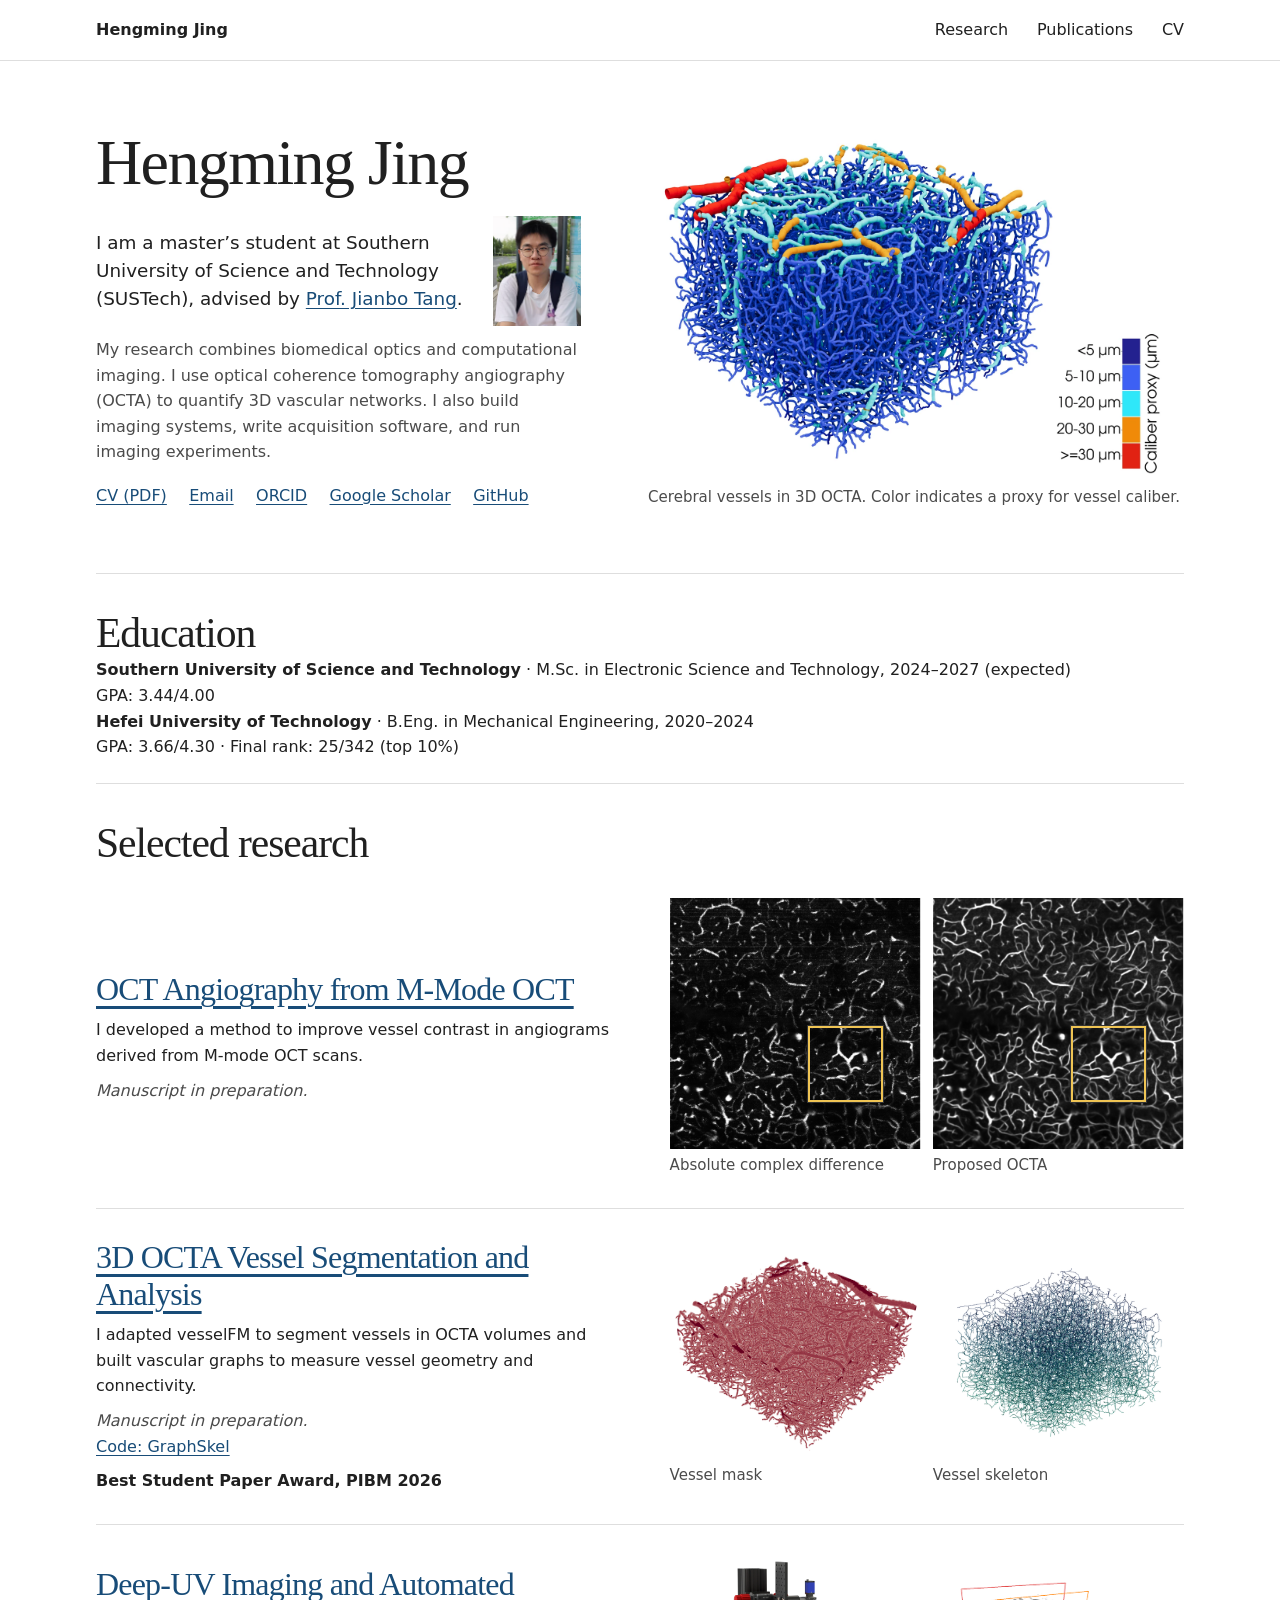
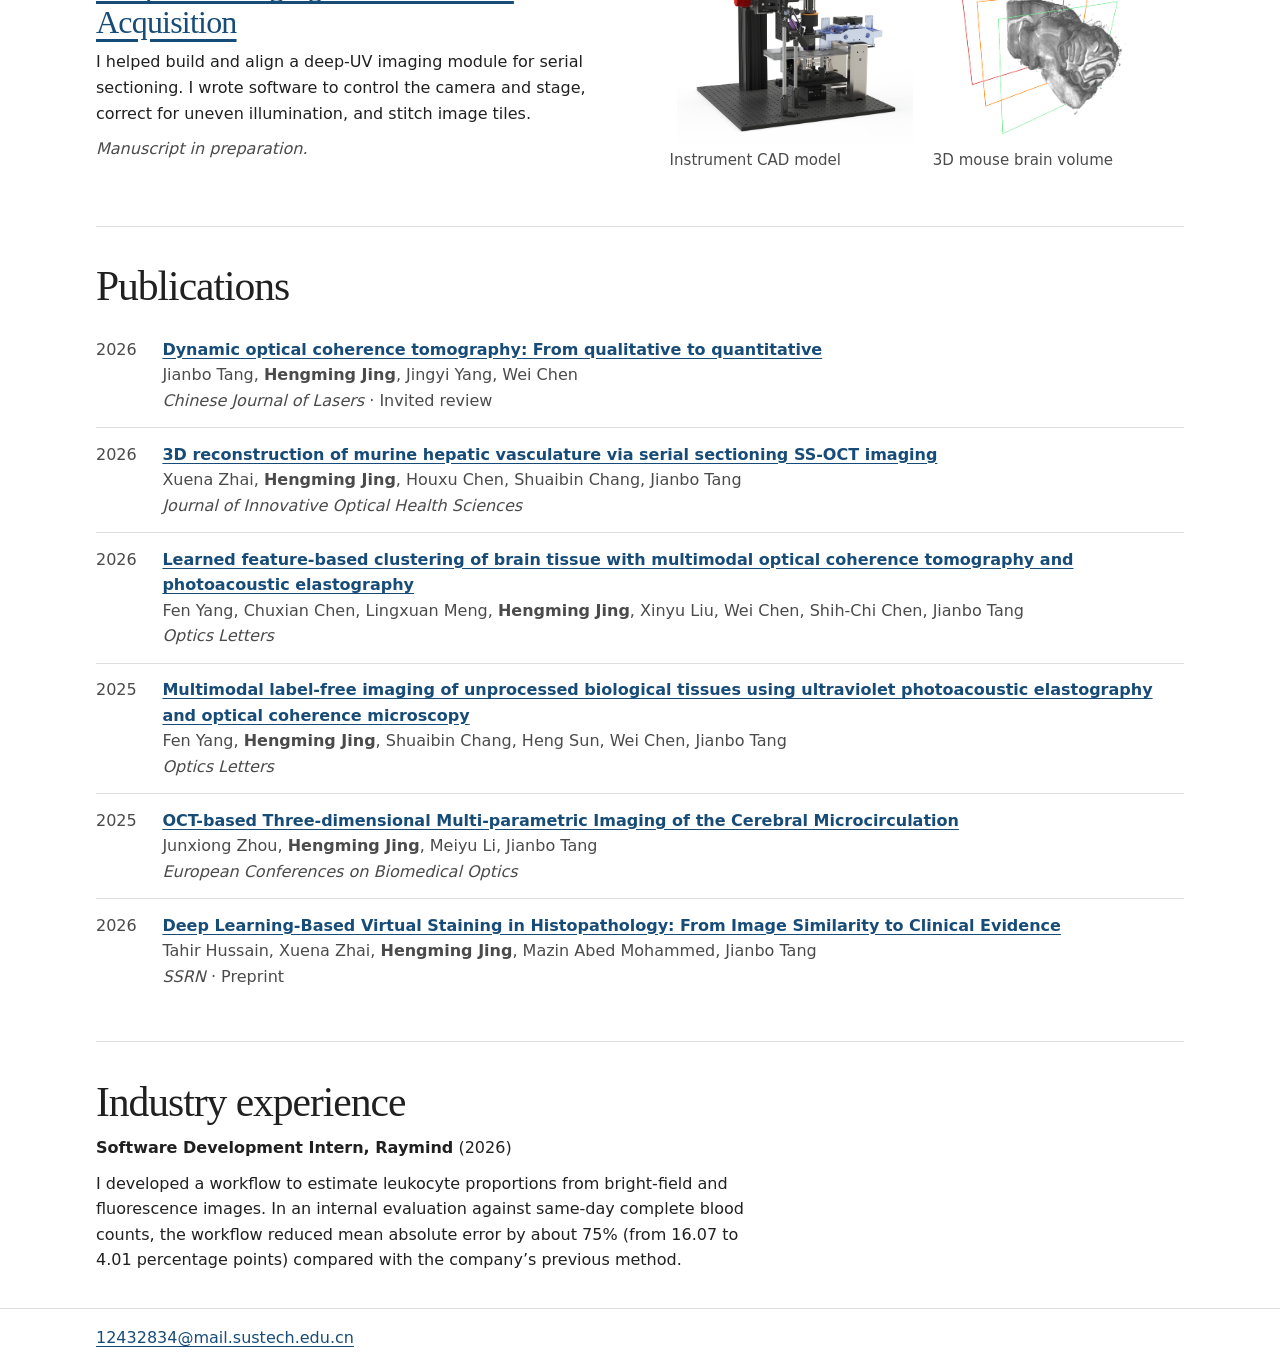
<file: index.html>
<!doctype html>
<html lang="en">
<head>
  <meta charset="utf-8">
  <meta name="robots" content="index, follow">
  <link rel="canonical" href="https://sprith-j.github.io/">
  <meta name="viewport" content="width=device-width, initial-scale=1">
  <meta name="description" content="Hengming Jing's research at SUSTech on OCT angiography, 3D vascular analysis, and deep-UV microscopy.">
  <title>Hengming Jing | Optical and Computational Imaging</title>
  <link rel="stylesheet" href="style.css">
</head>
<body>
  <a class="skip-link" href="#main">Skip to content</a>
  <header class="site-header">
    <nav class="shell top-nav" aria-label="Main navigation">
      <a class="wordmark" href="index.html">Hengming Jing</a>
      <div class="nav-links">
        <a href="#research">Research</a>
        <a href="#publications">Publications</a>
        <a href="assets/Hengming_Jing_CV.pdf?v=20261115">CV</a>
      </div>
    </nav>
  </header>

  <main id="main" class="shell">
    <section class="hero" aria-labelledby="profile-title">
      <div class="hero-copy">
        <h1 id="profile-title">Hengming Jing</h1>
        <div class="profile-intro">
          <p class="lead">I am a master’s student at Southern University of Science and Technology (SUSTech), advised by <a href="https://www.sustech.edu.cn/en/faculties/tangjianbo.html">Prof. Jianbo Tang</a>.</p>
          <img class="portrait" src="assets/hengming-jing-portrait.webp" width="720" height="900" alt="Portrait of Hengming Jing">
        </div>
        <p class="bio">My research combines biomedical optics and computational imaging. I use optical coherence tomography angiography (OCTA) to quantify 3D vascular networks. I also build imaging systems, write acquisition software, and run imaging experiments.</p>
        <div class="actions">
          <a href="assets/Hengming_Jing_CV.pdf?v=20261115">CV (PDF)</a>
          <a href="mailto:12432834@mail.sustech.edu.cn">Email</a>
          <a href="https://orcid.org/0009-0000-3349-6442" rel="me">ORCID</a>
          <a href="https://scholar.google.com/citations?user=UTD3N0gAAAAJ&amp;hl=en" rel="me">Google Scholar</a>
          <a href="https://github.com/Sprith-J" rel="me">GitHub</a>
        </div>
      </div>

      <figure class="hero-figure">
        <a class="image-link" href="projects/octa-vessels.html" aria-label="Explore the 3D OCTA vessel analysis project">
          <img src="assets/vascular-network-upright.webp" width="1380" height="916" fetchpriority="high" alt="3D OCTA rendering of cerebral vessels, with larger vessels above finer branches.">
        </a>
        <figcaption>Cerebral vessels in 3D OCTA. Color indicates a proxy for vessel caliber.</figcaption>
      </figure>
    </section>

    <section id="education" class="section" aria-labelledby="education-title">
      <h2 id="education-title">Education</h2>
      <p><strong>Southern University of Science and Technology</strong> · M.Sc. in Electronic Science and Technology, 2024–2027 (expected)<br>GPA: 3.44/4.00</p>
      <p><strong>Hefei University of Technology</strong> · B.Eng. in Mechanical Engineering, 2020–2024<br>GPA: 3.66/4.30 · Final rank: 25/342 (top 10%)</p>
    </section>

    <section id="research" class="section" aria-labelledby="research-title">
      <h2 id="research-title">Selected research</h2>

      <article class="project-row">
        <div class="project-copy">
          <h3><a href="projects/mmode-octa.html">OCT Angiography from M-Mode OCT</a></h3>
          <p>I developed a method to improve vessel contrast in angiograms derived from M-mode OCT scans.</p>
          <p class="project-status">Manuscript in preparation.</p>
        </div>
        <div class="preview-pair" role="group" aria-label="Two OCT angiograms from the same M-mode data">
          <figure>
            <a class="roi-field" href="projects/mmode-octa.html#comparison" aria-label="See the enlarged region in the baseline angiogram">
              <img src="assets/mmode-analytical.webp" width="640" height="640" loading="lazy" alt="Baseline angiogram computed by absolute complex difference.">
            </a>
            <figcaption>Absolute complex difference</figcaption>
          </figure>
          <figure>
            <a class="roi-field" href="projects/mmode-octa.html#comparison" aria-label="See the enlarged region in the proposed angiogram">
              <img src="assets/mmode-updated.webp" width="640" height="640" loading="lazy" alt="Proposed angiogram of the same field, showing fine vessel branches.">
            </a>
            <figcaption>Proposed OCTA</figcaption>
          </figure>
        </div>
      </article>

      <article class="project-row">
        <div class="project-copy">
          <h3><a href="projects/octa-vessels.html">3D OCTA Vessel Segmentation and Analysis</a></h3>
          <p>I adapted vesselFM to segment vessels in OCTA volumes and built vascular graphs to measure vessel geometry and connectivity.</p>
          <p class="project-status">Manuscript in preparation.</p>
          <p><a href="https://github.com/Sprith-J/GraphSkel">Code: GraphSkel</a></p>
          <p class="award">Best Student Paper Award, PIBM 2026</p>
        </div>
        <div class="preview-pair preview-pair--vessels" role="group" aria-label="Vessel mask and extracted skeleton">
          <figure>
            <img src="assets/octa-mask.webp" width="583" height="479" loading="lazy" alt="Maroon segmented vessels rendered as a volume.">
            <figcaption>Vessel mask</figcaption>
          </figure>
          <figure>
            <img src="assets/octa-skeleton.webp" width="600" height="600" loading="lazy" alt="Thin vessel centerlines extracted from the segmentation.">
            <figcaption>Vessel skeleton</figcaption>
          </figure>
        </div>
      </article>

      <article class="project-row">
        <div class="project-copy">
          <h3><a href="projects/deep-uv.html">Deep-UV Imaging and Automated Acquisition</a></h3>
          <p>I helped build and align a deep-UV imaging module for serial sectioning. I wrote software to control the camera and stage, correct for uneven illumination, and stitch image tiles.</p>
          <p class="project-status">Manuscript in preparation.</p>
        </div>
        <div class="preview-pair preview-pair--uv" role="group" aria-label="Deep-UV instrument and mouse brain volume">
          <figure>
            <a class="image-link" href="projects/deep-uv.html#instrument" aria-label="See the deep-UV instrument">
              <img src="assets/deep-uv-cad.webp" width="1350" height="1080" loading="lazy" alt="CAD rendering of the deep-UV imaging and serial-sectioning instrument.">
            </a>
            <figcaption>Instrument CAD model</figcaption>
          </figure>
          <figure>
            <a class="image-link" href="projects/deep-uv.html#volume" aria-label="See the mouse brain volume">
              <img src="assets/deep-uv-volume.png" width="1233" height="881" loading="lazy" alt="Mouse brain volume from serial deep-UV images, with three section planes outlined.">
            </a>
            <figcaption>3D mouse brain volume</figcaption>
          </figure>
        </div>
      </article>

    </section>

    <section id="publications" class="section publications" aria-labelledby="publications-title">
      <h2 id="publications-title">Publications</h2>
      <ol class="publication-list">
        <li>
          <time datetime="2026">2026</time>
          <div>
            <a href="https://doi.org/10.3788/CJL251544">Dynamic optical coherence tomography: From qualitative to quantitative</a>
            <p>Jianbo Tang, <strong>Hengming Jing</strong>, Jingyi Yang, Wei Chen</p>
            <p><cite>Chinese Journal of Lasers</cite> · Invited review</p>
          </div>
        </li>
        <li>
          <time datetime="2026">2026</time>
          <div>
            <a href="https://doi.org/10.1142/S1793545826500069">3D reconstruction of murine hepatic vasculature via serial sectioning SS-OCT imaging</a>
            <p>Xuena Zhai, <strong>Hengming Jing</strong>, Houxu Chen, Shuaibin Chang, Jianbo Tang</p>
            <p><cite>Journal of Innovative Optical Health Sciences</cite></p>
          </div>
        </li>
        <li>
          <time datetime="2026">2026</time>
          <div>
            <a href="https://opg.optica.org/ol/abstract.cfm?uri=ol-51-3-796">Learned feature-based clustering of brain tissue with multimodal optical coherence tomography and photoacoustic elastography</a>
            <p>Fen Yang, Chuxian Chen, Lingxuan Meng, <strong>Hengming Jing</strong>, Xinyu Liu, Wei Chen, Shih-Chi Chen, Jianbo Tang</p>
            <p><cite>Optics Letters</cite></p>
          </div>
        </li>
        <li>
          <time datetime="2025">2025</time>
          <div>
            <a href="https://opg.optica.org/ol/abstract.cfm?uri=ol-50-16-5010">Multimodal label-free imaging of unprocessed biological tissues using ultraviolet photoacoustic elastography and optical coherence microscopy</a>
            <p>Fen Yang, <strong>Hengming Jing</strong>, Shuaibin Chang, Heng Sun, Wei Chen, Jianbo Tang</p>
            <p><cite>Optics Letters</cite></p>
          </div>
        </li>
        <li>
          <time datetime="2025">2025</time>
          <div>
            <a href="https://opg.optica.org/abstract.cfm?uri=ecbo-2025-M1C.2">OCT-based Three-dimensional Multi-parametric Imaging of the Cerebral Microcirculation</a>
            <p>Junxiong Zhou, <strong>Hengming Jing</strong>, Meiyu Li, Jianbo Tang</p>
            <p><cite>European Conferences on Biomedical Optics</cite></p>
          </div>
        </li>
        <li>
          <time datetime="2026">2026</time>
          <div>
            <a href="https://doi.org/10.2139/ssrn.7643703">Deep Learning-Based Virtual Staining in Histopathology: From Image Similarity to Clinical Evidence</a>
            <p>Tahir Hussain, Xuena Zhai, <strong>Hengming Jing</strong>, Mazin Abed Mohammed, Jianbo Tang</p>
            <p><cite>SSRN</cite> · Preprint</p>
          </div>
        </li>
      </ol>
    </section>

    <section id="experience" class="section experience" aria-labelledby="experience-title">
      <h2 id="experience-title">Industry experience</h2>
      <p><strong>Software Development Intern, Raymind</strong> (2026)</p>
      <p>I developed a workflow to estimate leukocyte proportions from bright-field and fluorescence images. In an internal evaluation against same-day complete blood counts, the workflow reduced mean absolute error by about 75% (from 16.07 to 4.01 percentage points) compared with the company’s previous method.</p>
    </section>
  </main>

  <footer class="site-footer">
    <div class="shell">
      <a href="mailto:12432834@mail.sustech.edu.cn">12432834@mail.sustech.edu.cn</a>
    </div>
  </footer>
</body>
</html>
</file>
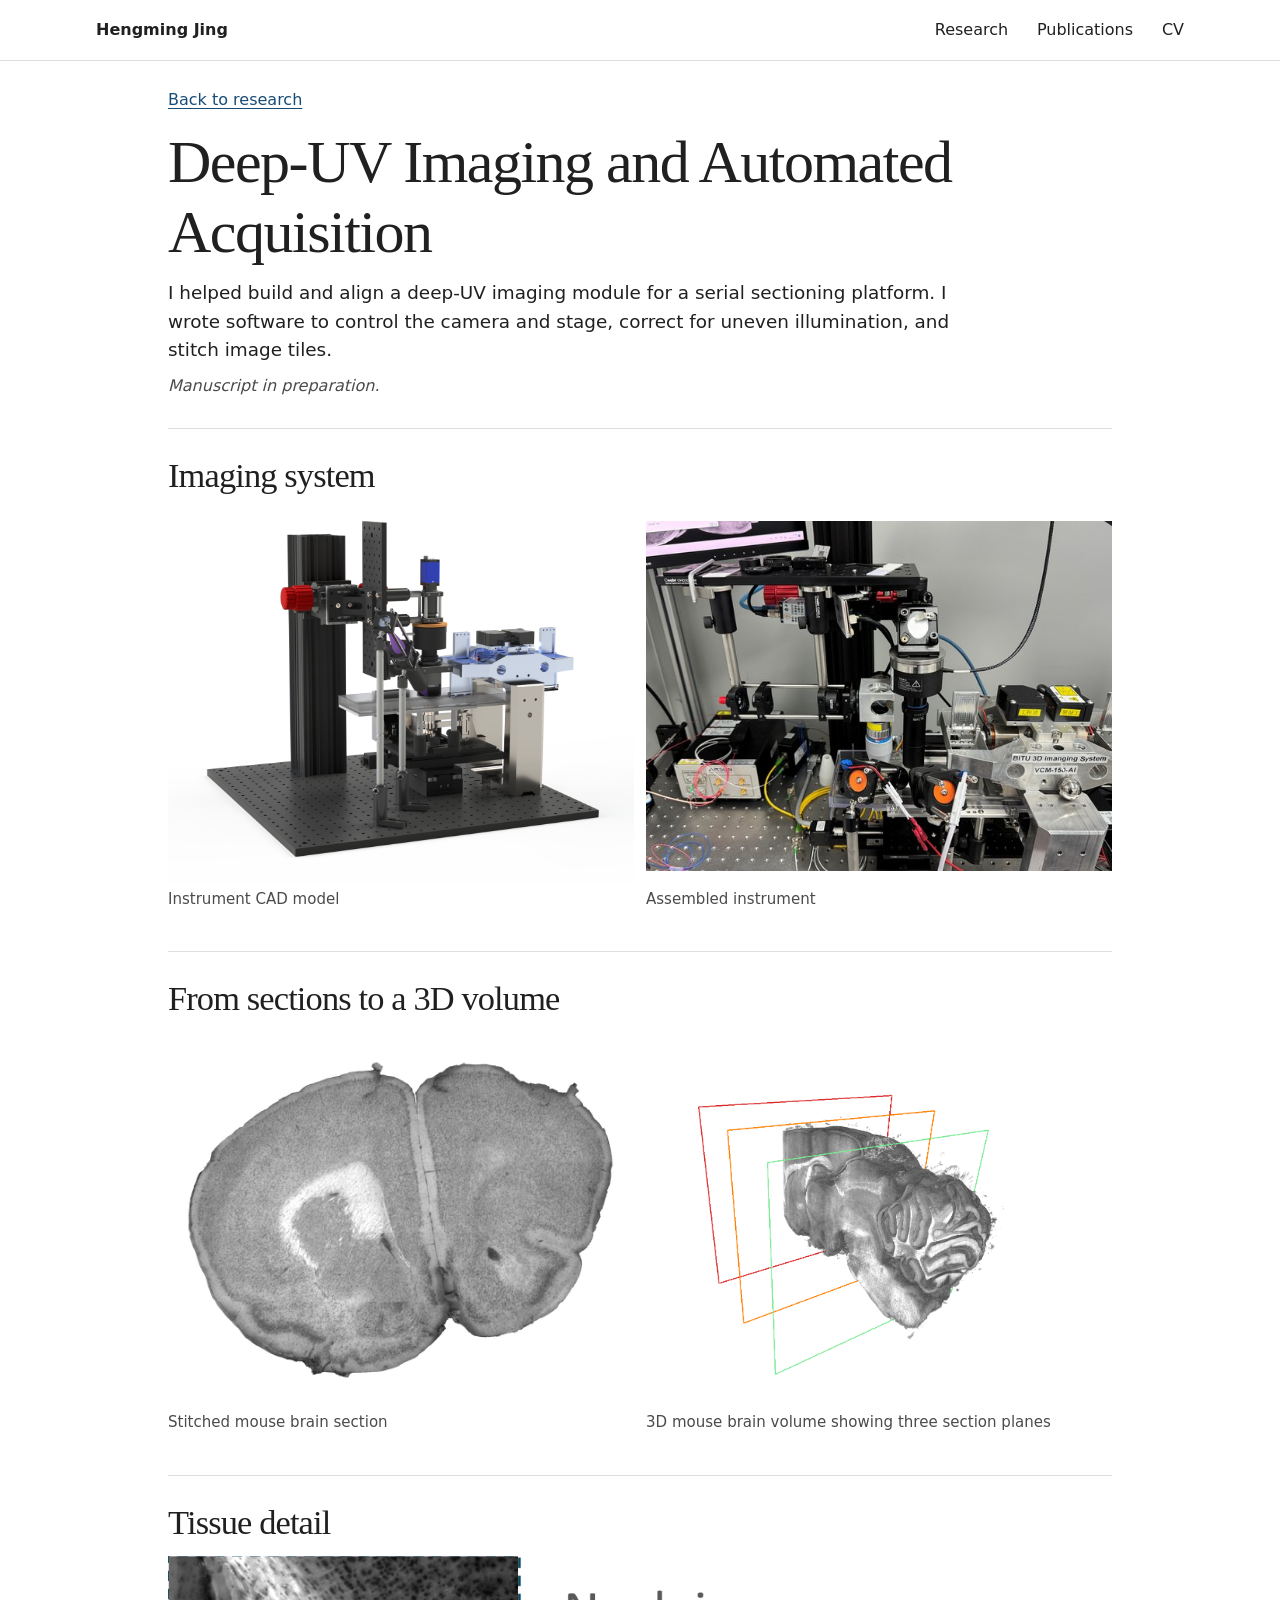
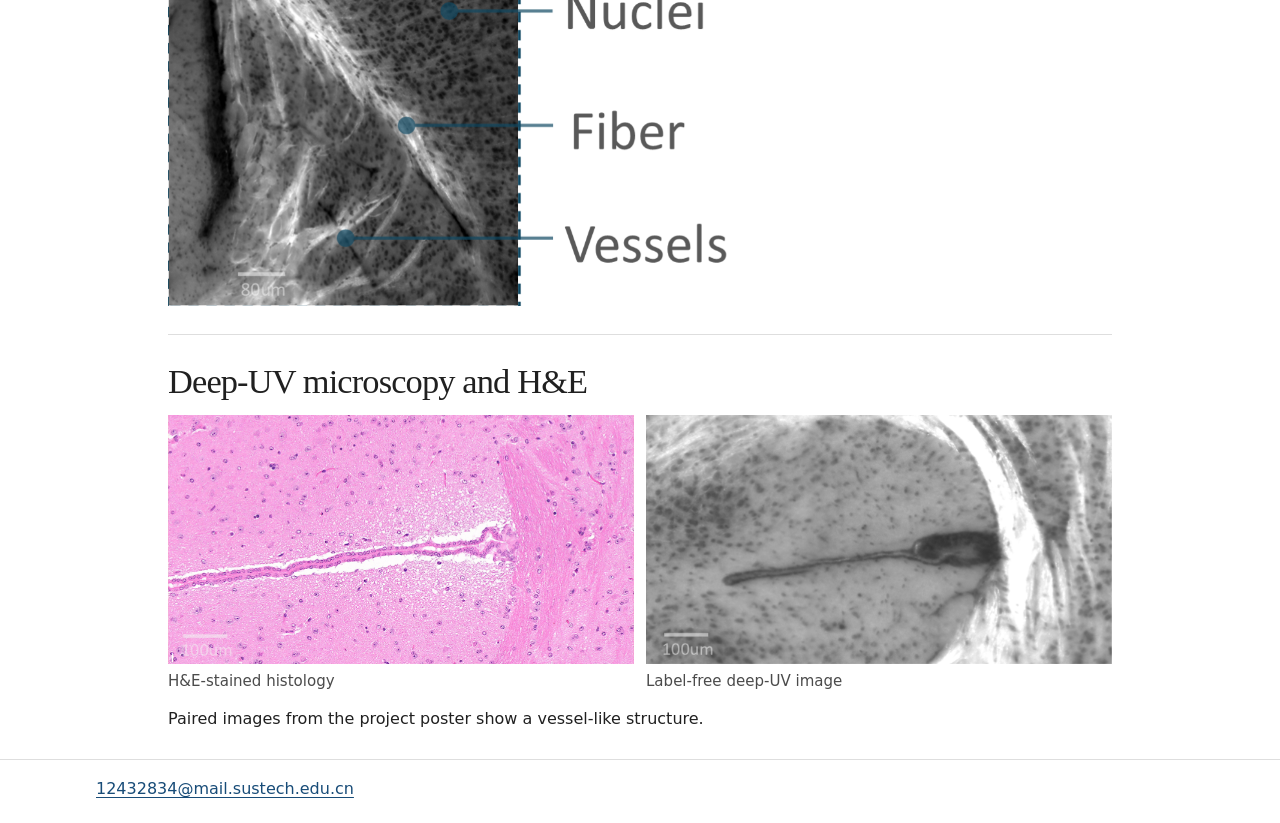
<file: projects/deep-uv.html>
<!doctype html>
<html lang="en">
<head>
  <meta charset="utf-8">
  <meta name="robots" content="noindex, nofollow">
  <meta name="viewport" content="width=device-width, initial-scale=1">
  <meta name="description" content="Deep-UV imaging of serial mouse brain sections, with instrument views, a 3D volume, annotated tissue detail, and an H&amp;E comparison.">
  <title>Deep-UV Imaging and Automated Acquisition | Hengming Jing</title>
  <link rel="stylesheet" href="../style.css">
</head>
<body>
  <a class="skip-link" href="#main">Skip to content</a>
  <header class="site-header">
    <nav class="shell top-nav" aria-label="Main navigation">
      <a class="wordmark" href="../index.html">Hengming Jing</a>
      <div class="nav-links">
        <a href="../index.html#research">Research</a>
        <a href="../index.html#publications">Publications</a>
        <a href="../assets/Hengming_Jing_CV.pdf">CV</a>
      </div>
    </nav>
  </header>

  <main id="main" class="shell project-page">
    <header class="project-intro">
      <a href="../index.html#research">Back to research</a>
      <h1>Deep-UV Imaging and Automated Acquisition</h1>
      <p class="lead">I helped build and align a deep-UV imaging module for a serial sectioning platform. I wrote software to control the camera and stage, correct for uneven illumination, and stitch image tiles.</p>
      <p class="project-status">Manuscript in preparation.</p>
    </header>

    <section id="instrument" class="detail-section" aria-labelledby="instrument-title">
      <h2 id="instrument-title">Imaging system</h2>
      <div class="figure-grid figure-grid--two uv-gallery">
        <figure>
          <a class="image-link" href="../assets/deep-uv-cad.webp" aria-label="Open the full instrument CAD rendering">
            <img src="../assets/deep-uv-cad.webp" width="1350" height="1080" alt="CAD rendering of the deep-UV microscope, stage, and sectioning hardware.">
          </a>
          <figcaption>Instrument CAD model</figcaption>
        </figure>
        <figure>
          <a class="image-link" href="../assets/deep-uv-system.jpg" aria-label="Open the full instrument photograph">
            <img src="../assets/deep-uv-system.jpg" width="600" height="450" alt="Photograph of the assembled imaging instrument on an optical breadboard.">
          </a>
          <figcaption>Assembled instrument</figcaption>
        </figure>
      </div>
    </section>

    <section id="volume" class="detail-section" aria-labelledby="volume-title">
      <h2 id="volume-title">From sections to a 3D volume</h2>
      <div class="figure-grid figure-grid--two uv-gallery">
        <figure>
          <a class="image-link" href="../assets/deep-uv-section.webp" aria-label="Open the full stitched tissue section">
            <img src="../assets/deep-uv-section.webp" width="520" height="378" loading="lazy" alt="Stitched deep-UV image of a mouse brain section.">
          </a>
          <figcaption>Stitched mouse brain section</figcaption>
        </figure>
        <figure>
          <a class="image-link" href="../assets/deep-uv-volume.png" aria-label="Open the full mouse brain volume rendering">
            <img src="../assets/deep-uv-volume.png" width="1233" height="881" loading="lazy" alt="3D mouse brain volume assembled from serial deep-UV images. Three colored outlines mark section planes.">
          </a>
          <figcaption>3D mouse brain volume showing three section planes</figcaption>
        </figure>
      </div>
    </section>

    <section id="tissue-detail" class="detail-section" aria-labelledby="tissue-detail-title">
      <h2 id="tissue-detail-title">Tissue detail</h2>
      <figure class="uv-detail">
        <a class="image-link" href="../assets/deep-uv-tissue.webp" aria-label="Open the annotated tissue image">
          <img src="../assets/deep-uv-tissue.webp" width="892" height="542" loading="lazy" alt="Deep-UV image of a mouse brain section with labels for cell nuclei, a fiber bundle, and blood vessels. Scale bar, 80 micrometers.">
        </a>
      </figure>
    </section>

    <section id="histology" class="detail-section" aria-labelledby="histology-title">
      <h2 id="histology-title">Deep-UV microscopy and H&amp;E</h2>
      <div class="figure-grid figure-grid--two histology-comparison">
        <figure>
          <a class="image-link" href="../assets/deep-uv-he-stained.webp" aria-label="Open the full H&amp;E histology image">
            <img src="../assets/deep-uv-he-stained.webp" width="777" height="415" loading="lazy" alt="H&amp;E-stained tissue with an elongated vessel-like structure. Scale bar, 100 micrometers.">
          </a>
          <figcaption>H&amp;E-stained histology</figcaption>
        </figure>
        <figure>
          <a class="image-link" href="../assets/deep-uv-he-unstained.webp" aria-label="Open the full deep-UV microscopy image">
            <img src="../assets/deep-uv-he-unstained.webp" width="777" height="415" loading="lazy" alt="Label-free deep-UV image with an elongated vessel-like structure. Scale bar, 100 micrometers.">
          </a>
          <figcaption>Label-free deep-UV image</figcaption>
        </figure>
      </div>
      <p>Paired images from the project poster show a vessel-like structure.</p>
    </section>
  </main>

  <footer class="site-footer">
    <div class="shell">
      <a href="mailto:12432834@mail.sustech.edu.cn">12432834@mail.sustech.edu.cn</a>
    </div>
  </footer>
</body>
</html>
</file>
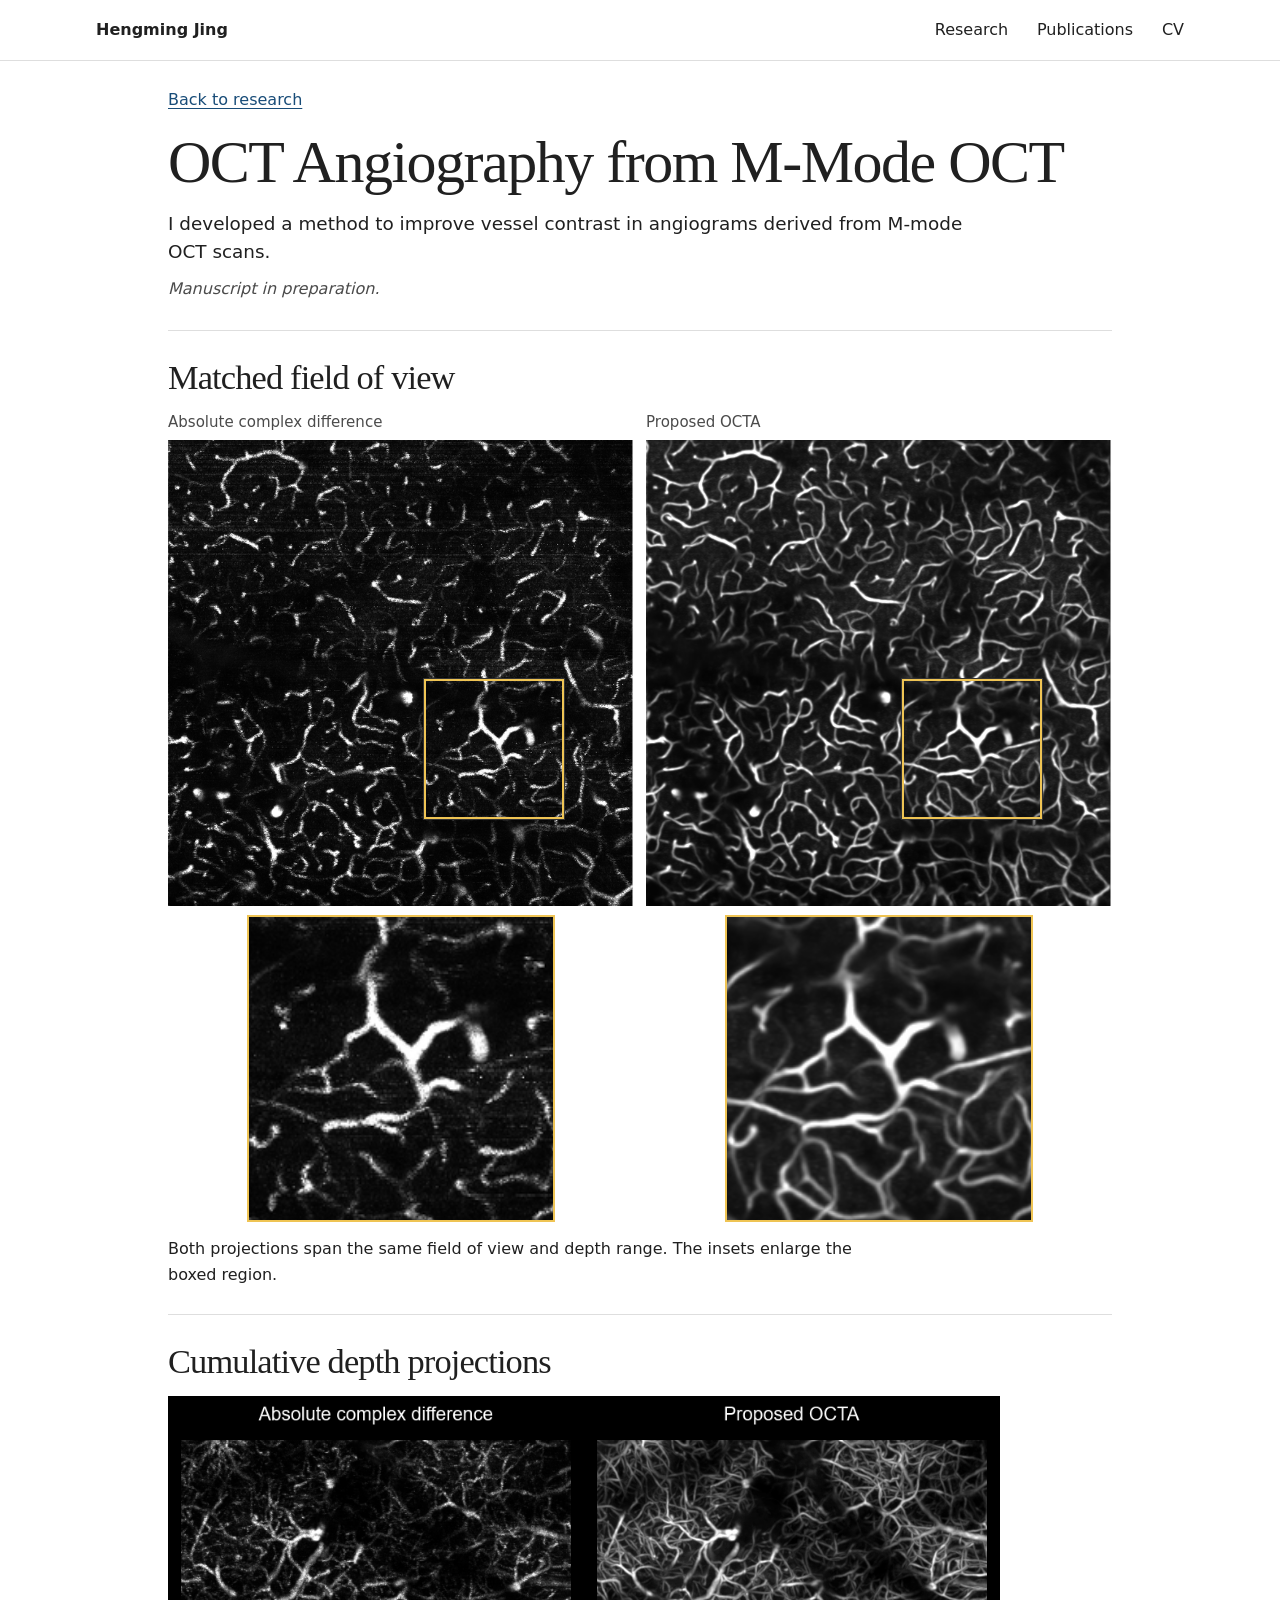
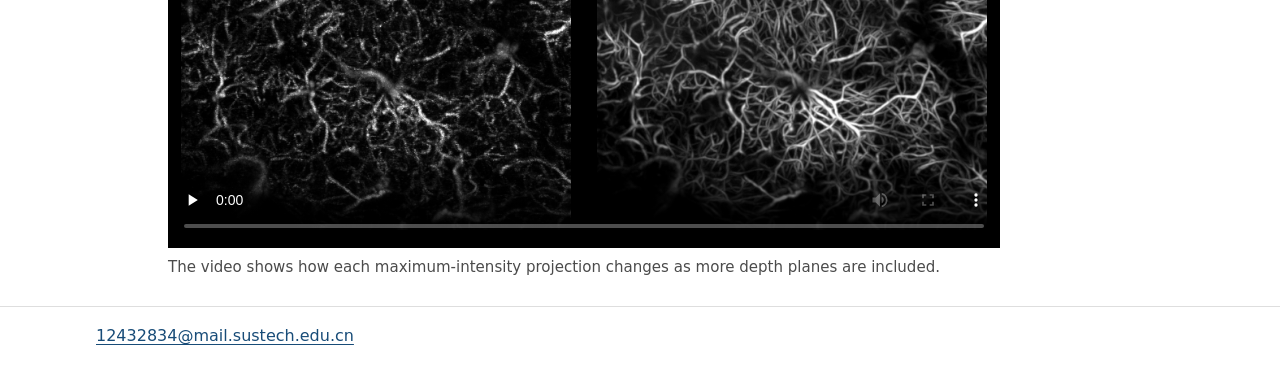
<file: projects/mmode-octa.html>
<!doctype html>
<html lang="en">
<head>
  <meta charset="utf-8">
  <meta name="robots" content="noindex, nofollow">
  <meta name="viewport" content="width=device-width, initial-scale=1">
  <meta name="description" content="OCT angiography from M-mode scans, with a comparison of absolute complex difference and the proposed method.">
  <title>OCT Angiography from M-Mode OCT | Hengming Jing</title>
  <link rel="stylesheet" href="../style.css">
</head>
<body>
  <a class="skip-link" href="#main">Skip to content</a>
  <header class="site-header">
    <nav class="shell top-nav" aria-label="Main navigation">
      <a class="wordmark" href="../index.html">Hengming Jing</a>
      <div class="nav-links">
        <a href="../index.html#research">Research</a>
        <a href="../index.html#publications">Publications</a>
        <a href="../assets/Hengming_Jing_CV.pdf">CV</a>
      </div>
    </nav>
  </header>

  <main id="main" class="shell project-page">
    <header class="project-intro">
      <a href="../index.html#research">Back to research</a>
      <h1>OCT Angiography from M-Mode OCT</h1>
      <p class="lead">I developed a method to improve vessel contrast in angiograms derived from M-mode OCT scans.</p>
      <p class="project-status">Manuscript in preparation.</p>
    </header>

    <section class="detail-section" id="comparison" aria-labelledby="comparison-title">
      <h2 id="comparison-title">Matched field of view</h2>
      <div class="figure-grid figure-grid--two octa-comparison">
        <figure>
          <figcaption>Absolute complex difference</figcaption>
          <a class="roi-field" href="../assets/mmode-analytical.webp" aria-label="View the full baseline angiogram">
            <img src="../assets/mmode-analytical.webp" width="640" height="640" alt="Baseline angiogram computed by absolute complex difference, with a box marking the inset region.">
          </a>
          <svg class="roi-inset" viewBox="352 328 192 192" role="img" aria-label="Enlarged region of the baseline angiogram">
            <image href="../assets/mmode-analytical.webp" width="640" height="640"/>
          </svg>
        </figure>
        <figure>
          <figcaption>Proposed OCTA</figcaption>
          <a class="roi-field" href="../assets/mmode-updated.webp" aria-label="View the full proposed angiogram">
            <img src="../assets/mmode-updated.webp" width="640" height="640" alt="Proposed angiogram of the same field, with a box at the same location.">
          </a>
          <svg class="roi-inset" viewBox="352 328 192 192" role="img" aria-label="The same region enlarged in the proposed angiogram">
            <image href="../assets/mmode-updated.webp" width="640" height="640"/>
          </svg>
        </figure>
      </div>
      <p class="figure-note">Both projections span the same field of view and depth range. The insets enlarge the boxed region.</p>
    </section>

    <section class="detail-section" aria-labelledby="video-title">
      <h2 id="video-title">Cumulative depth projections</h2>
      <figure class="video-figure">
        <video controls playsinline preload="none" width="1024" height="556" poster="../assets/mocta-comparison-poster.png" aria-label="Cumulative depth projections for absolute complex difference and the proposed OCTA method">
          <source src="../assets/mocta-comparison.mp4" type="video/mp4">
          <a href="../assets/mocta-comparison.mp4">Open the comparison video</a>
        </video>
        <figcaption>The video shows how each maximum-intensity projection changes as more depth planes are included.</figcaption>
      </figure>
    </section>
  </main>

  <footer class="site-footer">
    <div class="shell">
      <a href="mailto:12432834@mail.sustech.edu.cn">12432834@mail.sustech.edu.cn</a>
    </div>
  </footer>
</body>
</html>
</file>
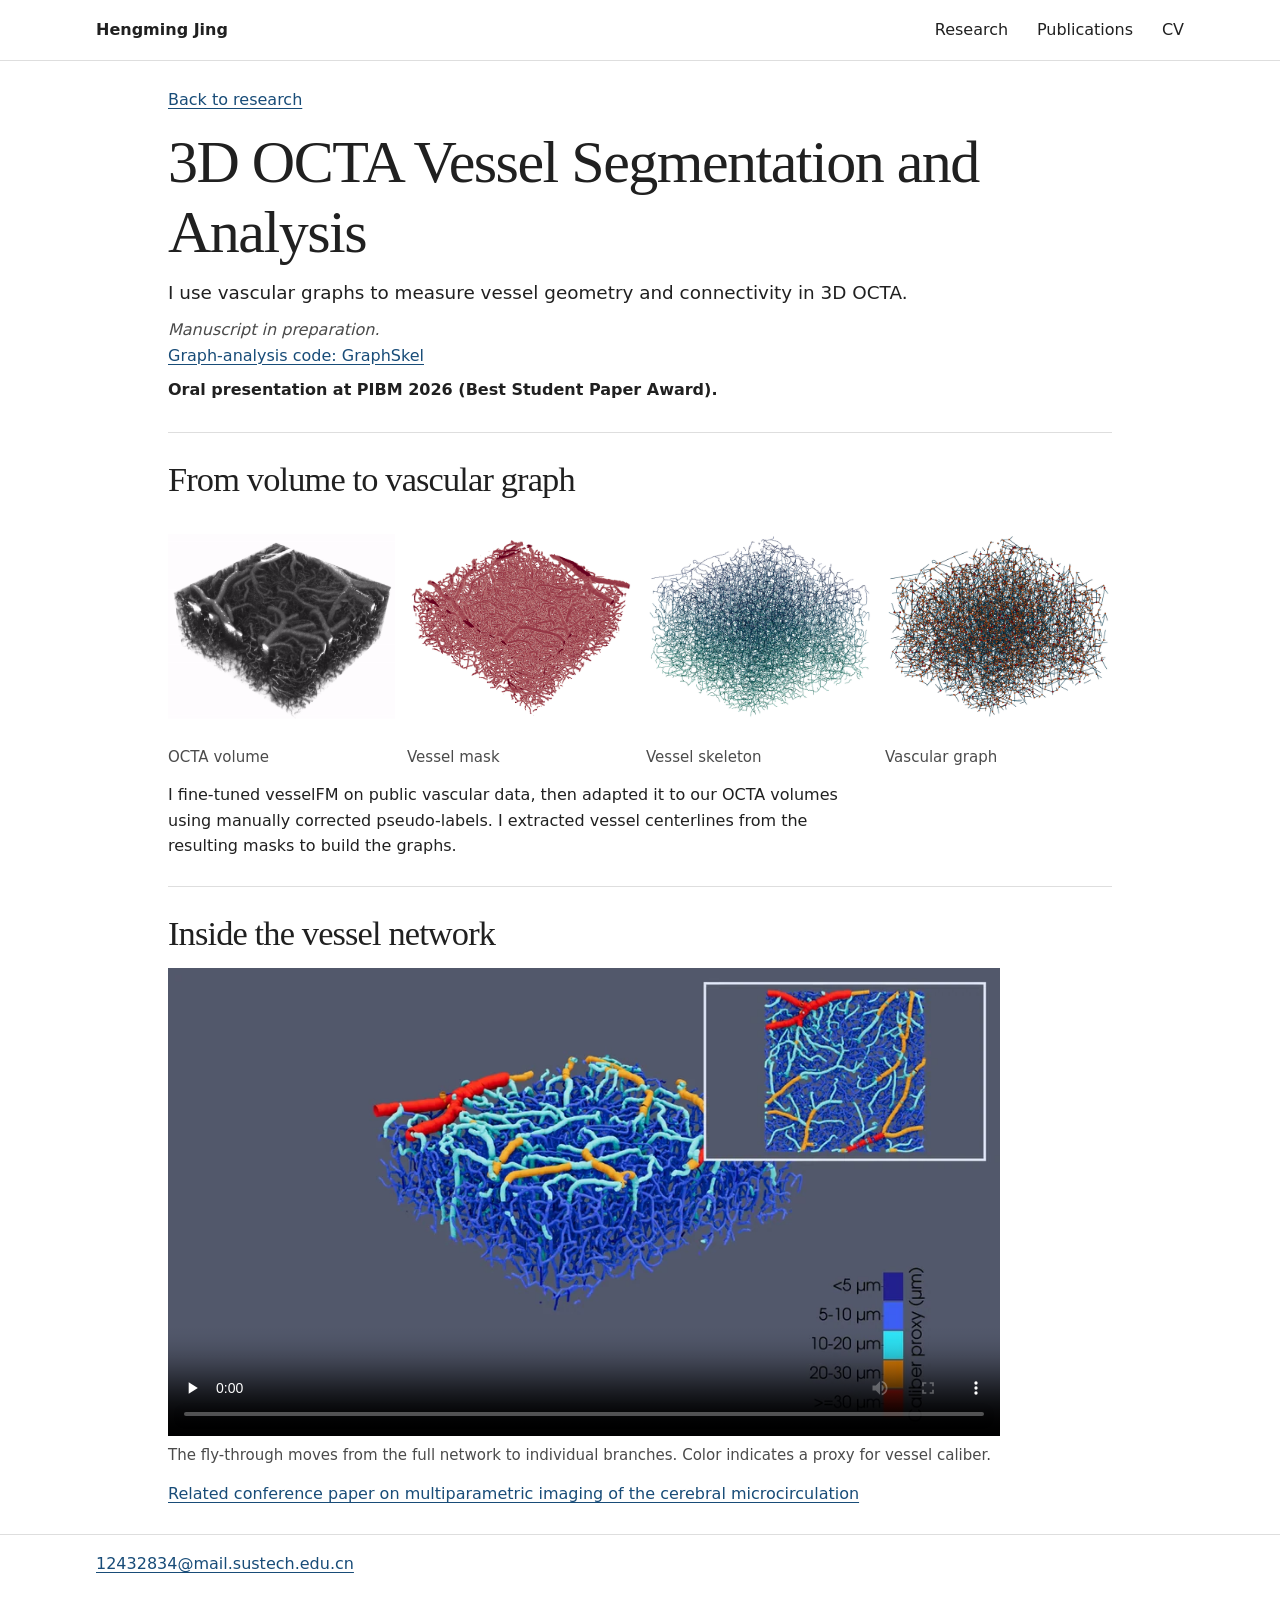
<file: projects/octa-vessels.html>
<!doctype html>
<html lang="en">
<head>
  <meta charset="utf-8">
  <meta name="robots" content="noindex, nofollow">
  <meta name="viewport" content="width=device-width, initial-scale=1">
  <meta name="description" content="3D OCTA vessel segmentation and graph analysis by Hengming Jing, with a fly-through of the cerebral vascular network.">
  <title>3D OCTA Vessel Segmentation and Analysis | Hengming Jing</title>
  <link rel="stylesheet" href="../style.css">
</head>
<body>
  <a class="skip-link" href="#main">Skip to content</a>
  <header class="site-header">
    <nav class="shell top-nav" aria-label="Main navigation">
      <a class="wordmark" href="../index.html">Hengming Jing</a>
      <div class="nav-links">
        <a href="../index.html#research">Research</a>
        <a href="../index.html#publications">Publications</a>
        <a href="../assets/Hengming_Jing_CV.pdf">CV</a>
      </div>
    </nav>
  </header>

  <main id="main" class="shell project-page">
    <header class="project-intro">
      <a href="../index.html#research">Back to research</a>
      <h1>3D OCTA Vessel Segmentation and Analysis</h1>
      <p class="lead">I use vascular graphs to measure vessel geometry and connectivity in 3D OCTA.</p>
      <p class="project-status">Manuscript in preparation.</p>
      <p><a href="https://github.com/Sprith-J/GraphSkel">Graph-analysis code: GraphSkel</a></p>
      <p class="award">Oral presentation at PIBM 2026 (Best Student Paper Award).</p>
    </header>

    <section class="detail-section" aria-labelledby="pipeline-title">
      <h2 id="pipeline-title">From volume to vascular graph</h2>
      <div class="figure-grid figure-grid--four">
        <figure>
          <a class="image-link" href="../assets/octa-volume.webp" aria-label="View full-size OCTA volume">
            <img src="../assets/octa-volume.webp" width="760" height="618" alt="Grayscale three-dimensional OCTA volume of a vascular network.">
          </a>
          <figcaption>OCTA volume</figcaption>
        </figure>
        <figure>
          <a class="image-link" href="../assets/octa-mask.webp" aria-label="View full-size vessel mask">
            <img src="../assets/octa-mask.webp" width="583" height="479" alt="Segmented vessel mask rendered in maroon.">
          </a>
          <figcaption>Vessel mask</figcaption>
        </figure>
        <figure>
          <a class="image-link" href="../assets/octa-skeleton.webp" aria-label="View full-size vessel skeleton">
            <img src="../assets/octa-skeleton.webp" width="600" height="600" alt="Thin vessel centerlines extracted from the mask.">
          </a>
          <figcaption>Vessel skeleton</figcaption>
        </figure>
        <figure>
          <a class="image-link" href="../assets/octa-graph.webp" aria-label="View full-size vascular graph">
            <img src="../assets/octa-graph.webp" width="600" height="600" alt="Vascular graph with nodes at vessel junctions and edges along vessel segments.">
          </a>
          <figcaption>Vascular graph</figcaption>
        </figure>
      </div>
      <p>I fine-tuned vesselFM on public vascular data, then adapted it to our OCTA volumes using manually corrected pseudo-labels. I extracted vessel centerlines from the resulting masks to build the graphs.</p>
    </section>

    <section class="detail-section" aria-labelledby="network-title">
      <h2 id="network-title">Inside the vessel network</h2>
      <figure class="video-figure">
        <video controls playsinline preload="none" width="1280" height="720" poster="../assets/vessel-video-poster.webp" aria-label="Fly-through of the cerebral vascular network">
          <source src="../assets/octa-vascular-network.mp4" type="video/mp4">
          <a href="../assets/octa-vascular-network.mp4">Open the vessel network video</a>
        </video>
        <figcaption>The fly-through moves from the full network to individual branches. Color indicates a proxy for vessel caliber.</figcaption>
      </figure>
      <p class="related-link"><a href="https://opg.optica.org/abstract.cfm?uri=ecbo-2025-M1C.2">Related conference paper on multiparametric imaging of the cerebral microcirculation</a></p>
    </section>

  </main>

  <footer class="site-footer">
    <div class="shell">
      <a href="mailto:12432834@mail.sustech.edu.cn">12432834@mail.sustech.edu.cn</a>
    </div>
  </footer>
</body>
</html>
</file>
<file: style.css>
:root {
  color-scheme: light;
  --ink: #202020;
  --muted: #4b4b4b;
  --link: #184c78;
  --line: #dedede;
}

* { box-sizing: border-box; }

body {
  margin: 0;
  color: var(--ink);
  background: #fff;
  font: 1rem/1.6 "Segoe UI", system-ui, sans-serif;
}

a { color: var(--link); text-underline-offset: .18em; }
a:hover { text-decoration-thickness: .12em; }
a:focus-visible { outline: 2px solid var(--link); outline-offset: 4px; }

h1, h2, h3 {
  margin: 0;
  font-family: Georgia, "Times New Roman", serif;
  font-weight: 400;
  line-height: 1.16;
  letter-spacing: -.025em;
}

p, figure { margin: 0; }
img, video { display: block; width: 100%; height: auto; }
figcaption { margin-top: .4rem; color: var(--muted); font-size: .94rem; line-height: 1.45; }

.shell { width: min(calc(100% - 3rem), 68rem); margin-inline: auto; }

.skip-link {
  position: absolute;
  z-index: 1;
  inset: .5rem auto auto .5rem;
  transform: translateY(-150%);
  padding: .5rem .8rem;
  background: #fff;
}
.skip-link:focus { transform: none; }

.site-header { border-bottom: 1px solid var(--line); }
.top-nav {
  min-height: 3.75rem;
  display: flex;
  justify-content: space-between;
  align-items: center;
  gap: .65rem;
}
.wordmark { color: var(--ink); font-weight: 650; text-decoration: none; white-space: nowrap; }
.nav-links { display: flex; gap: clamp(.75rem, 3vw, 1.8rem); }
.nav-links a { color: var(--ink); text-decoration: none; }
.nav-links a:hover, .wordmark:hover { text-decoration: underline; }

.hero {
  display: grid;
  grid-template-columns: minmax(0, .95fr) minmax(0, 1.05fr);
  align-items: center;
  gap: clamp(1.5rem, 5.6vw, 4.2rem);
  padding-block: clamp(2.5rem, 5vw, 4rem);
}
.hero h1 { margin-bottom: 1rem; font-size: clamp(2.65rem, 5vw, 4rem); }
.profile-intro {
  display: grid;
  grid-template-columns: minmax(0, 1fr) auto;
  align-items: center;
  gap: 1rem;
}
.portrait {
  width: clamp(4.1rem, 8vw, 5.5rem);
}
.lead { font-size: 1.15rem; line-height: 1.53; }
.bio { margin-top: .7rem; color: var(--muted); }
.actions { display: flex; flex-wrap: wrap; gap: 1.4rem; margin-top: 1.1rem; }
.image-link, .roi-field { display: block; }
.roi-field { position: relative; }
.roi-field::after {
  content: "";
  position: absolute;
  box-sizing: border-box;
  left: 55%;
  top: 51.25%;
  width: 30%;
  height: 30%;
  border: 2px solid #efc454;
  box-shadow: 0 0 0 1px #333;
  pointer-events: none;
}
.roi-inset {
  display: block;
  width: 66%;
  height: auto;
  margin: .55rem auto 0;
  border: 2px solid #efc454;
}

.section { padding-block: 2.2rem 1.45rem; border-top: 1px solid var(--line); }
.section h2 { font-size: clamp(1.95rem, 3.7vw, 2.6rem); }

.project-row {
  display: grid;
  grid-template-columns: minmax(0, 1fr) minmax(0, 1fr);
  align-items: center;
  gap: clamp(1.4rem, 5vw, 3.7rem);
  padding-block: 1.9rem;
  border-bottom: 1px solid var(--line);
}
.project-row:last-child { border-bottom: 0; }
.project-row h3 { margin-bottom: .55rem; font-size: clamp(1.45rem, 2.8vw, 2rem); }
.project-copy > p { max-width: 58ch; }
.project-status { margin-top: .6rem; color: var(--muted); font-style: italic; }
.award { margin-top: .55rem; font-weight: 650; }

.preview-pair, .figure-grid {
  display: grid;
  gap: .75rem;
}
.preview-pair, .figure-grid--two { grid-template-columns: repeat(2, minmax(0, 1fr)); }
.preview-pair img { aspect-ratio: 1; object-fit: contain; }
.preview-pair--vessels img { aspect-ratio: 1.18; }
.preview-pair--uv img { aspect-ratio: 4 / 3; }

.publications { padding-bottom: 2.4rem; }
.publication-list { list-style: none; margin: .8rem 0 0; padding: 0; }
.publication-list li {
  display: grid;
  grid-template-columns: 3.5rem minmax(0, 1fr);
  gap: .65rem;
  padding-block: .85rem;
  border-bottom: 1px solid var(--line);
}
.publication-list li:last-child { border-bottom: 0; }
.publication-list time, .publication-list p { color: var(--muted); }
.publication-list a { font-weight: 600; }
.experience { padding-bottom: 2.2rem; }
.experience p { margin-top: .6rem; max-width: 65ch; }

.project-page { width: min(calc(100% - 3rem), 59rem); }
.project-intro { padding-block: 1.6rem 1.8rem; }
.project-intro h1 { margin-block: 1rem .75rem; font-size: clamp(2.2rem, 5vw, 3.75rem); }
.project-intro .lead, .detail-section > p { max-width: 68ch; }
.detail-section { padding-block: 1.7rem; border-top: 1px solid var(--line); }
.detail-section h2 { margin-bottom: .85rem; font-size: clamp(1.5rem, 3.1vw, 2.15rem); }
.figure-grid { margin-bottom: .85rem; }
.figure-grid--four { grid-template-columns: repeat(4, minmax(0, 1fr)); }
.figure-grid img { aspect-ratio: 1; object-fit: contain; }
.octa-comparison figure { display: flex; flex-direction: column; }
.octa-comparison figcaption { margin: 0 0 .4rem; }
.octa-comparison .roi-field { margin-top: auto; }
.uv-gallery img { aspect-ratio: 5 / 4; }
.uv-detail { max-width: 36rem; }
.histology-comparison img { aspect-ratio: auto; }
.video-figure { max-width: 52rem; }
.video-figure video { background: #111; }
.video-figure figcaption { margin-top: .6rem; }
.related-link { margin-top: .9rem; }

.site-footer { border-top: 1px solid var(--line); padding-block: 1rem 1.35rem; }

@media (max-width: 43rem) {
  .shell, .project-page { width: calc(100% - 2rem); }
  .hero, .project-row { grid-template-columns: minmax(0, 1fr); }
  .hero { padding-block: 1.9rem; }
  .project-row { padding-block: 1.5rem; }
  .section { padding-top: 1.55rem; }
  .figure-grid--four { grid-template-columns: repeat(2, minmax(0, 1fr)); }
  .publication-list li { grid-template-columns: 2.55rem minmax(0, 1fr); }
}

@media (max-width: 23rem) {
  .top-nav { font-size: .88rem; }
  .nav-links { gap: .65rem; }
  .hero h1 { font-size: 2.45rem; }
  .profile-intro { gap: .75rem; }
}
</file>
